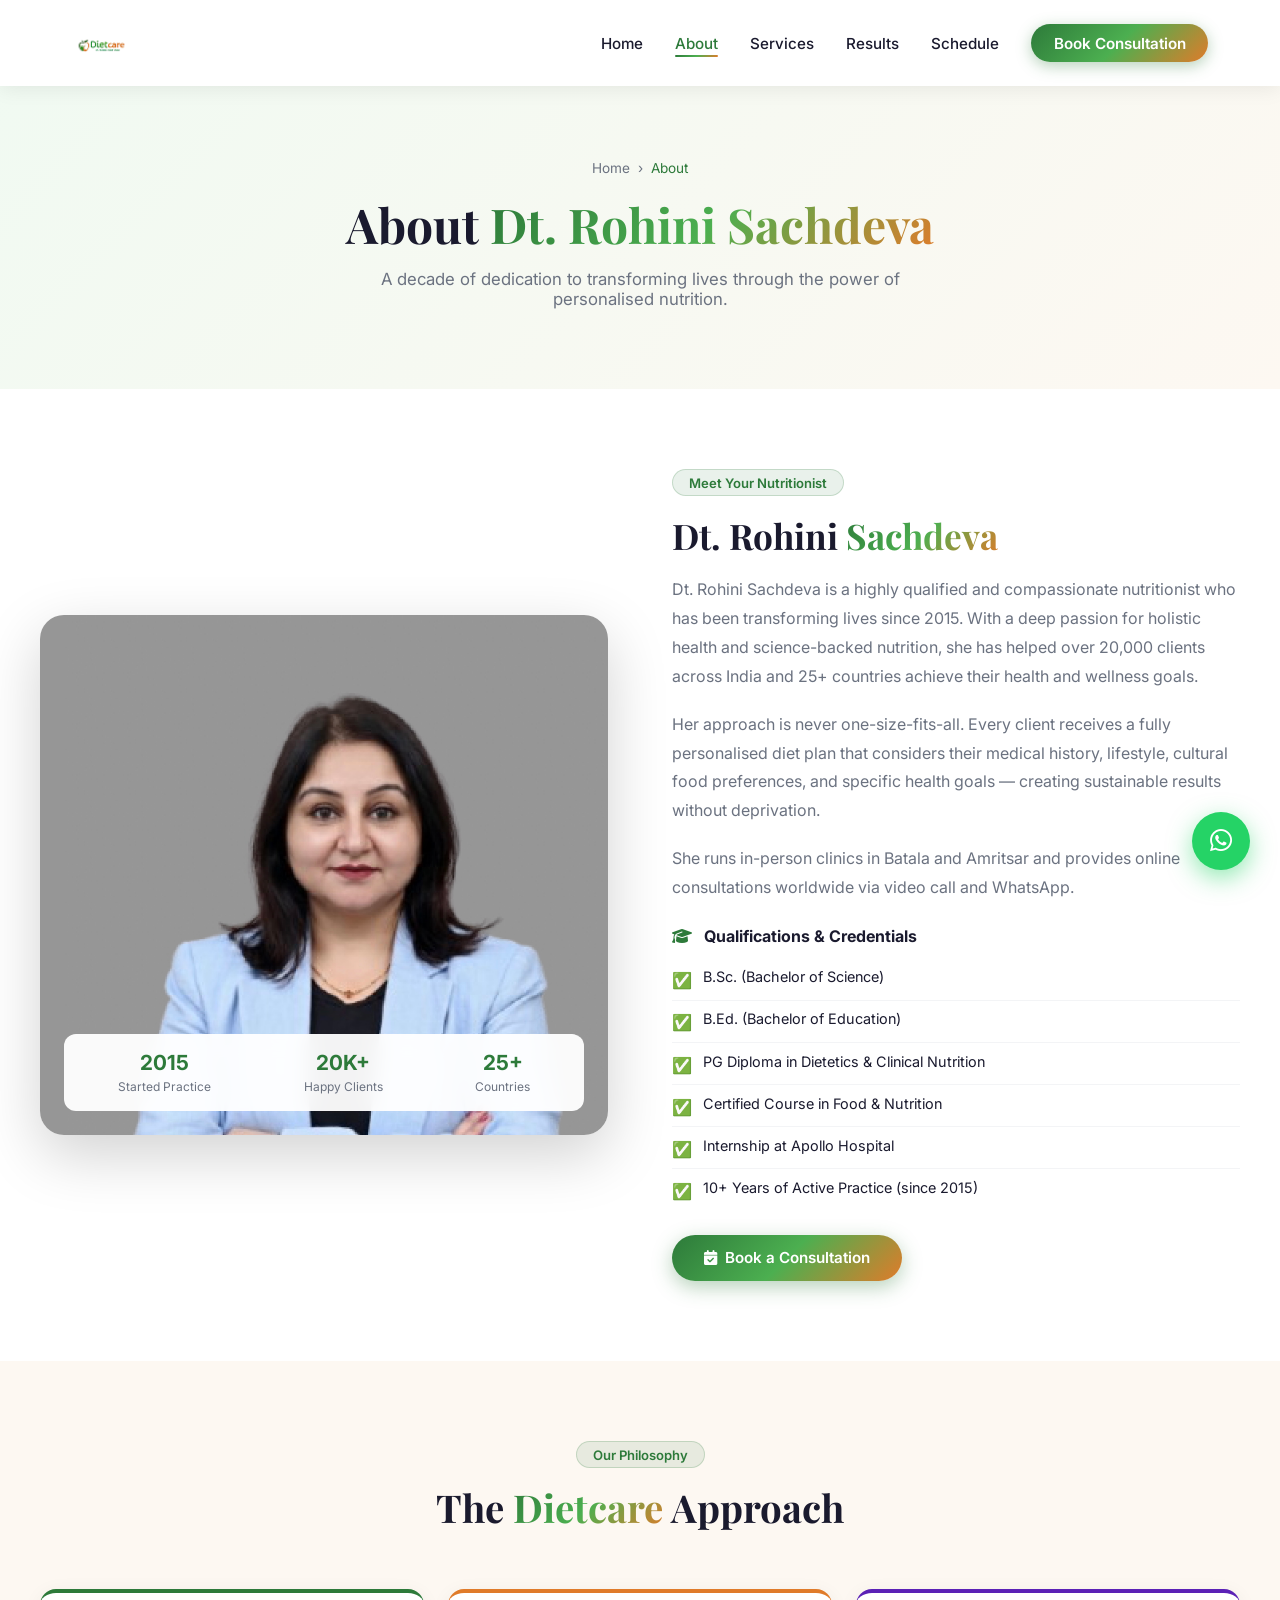
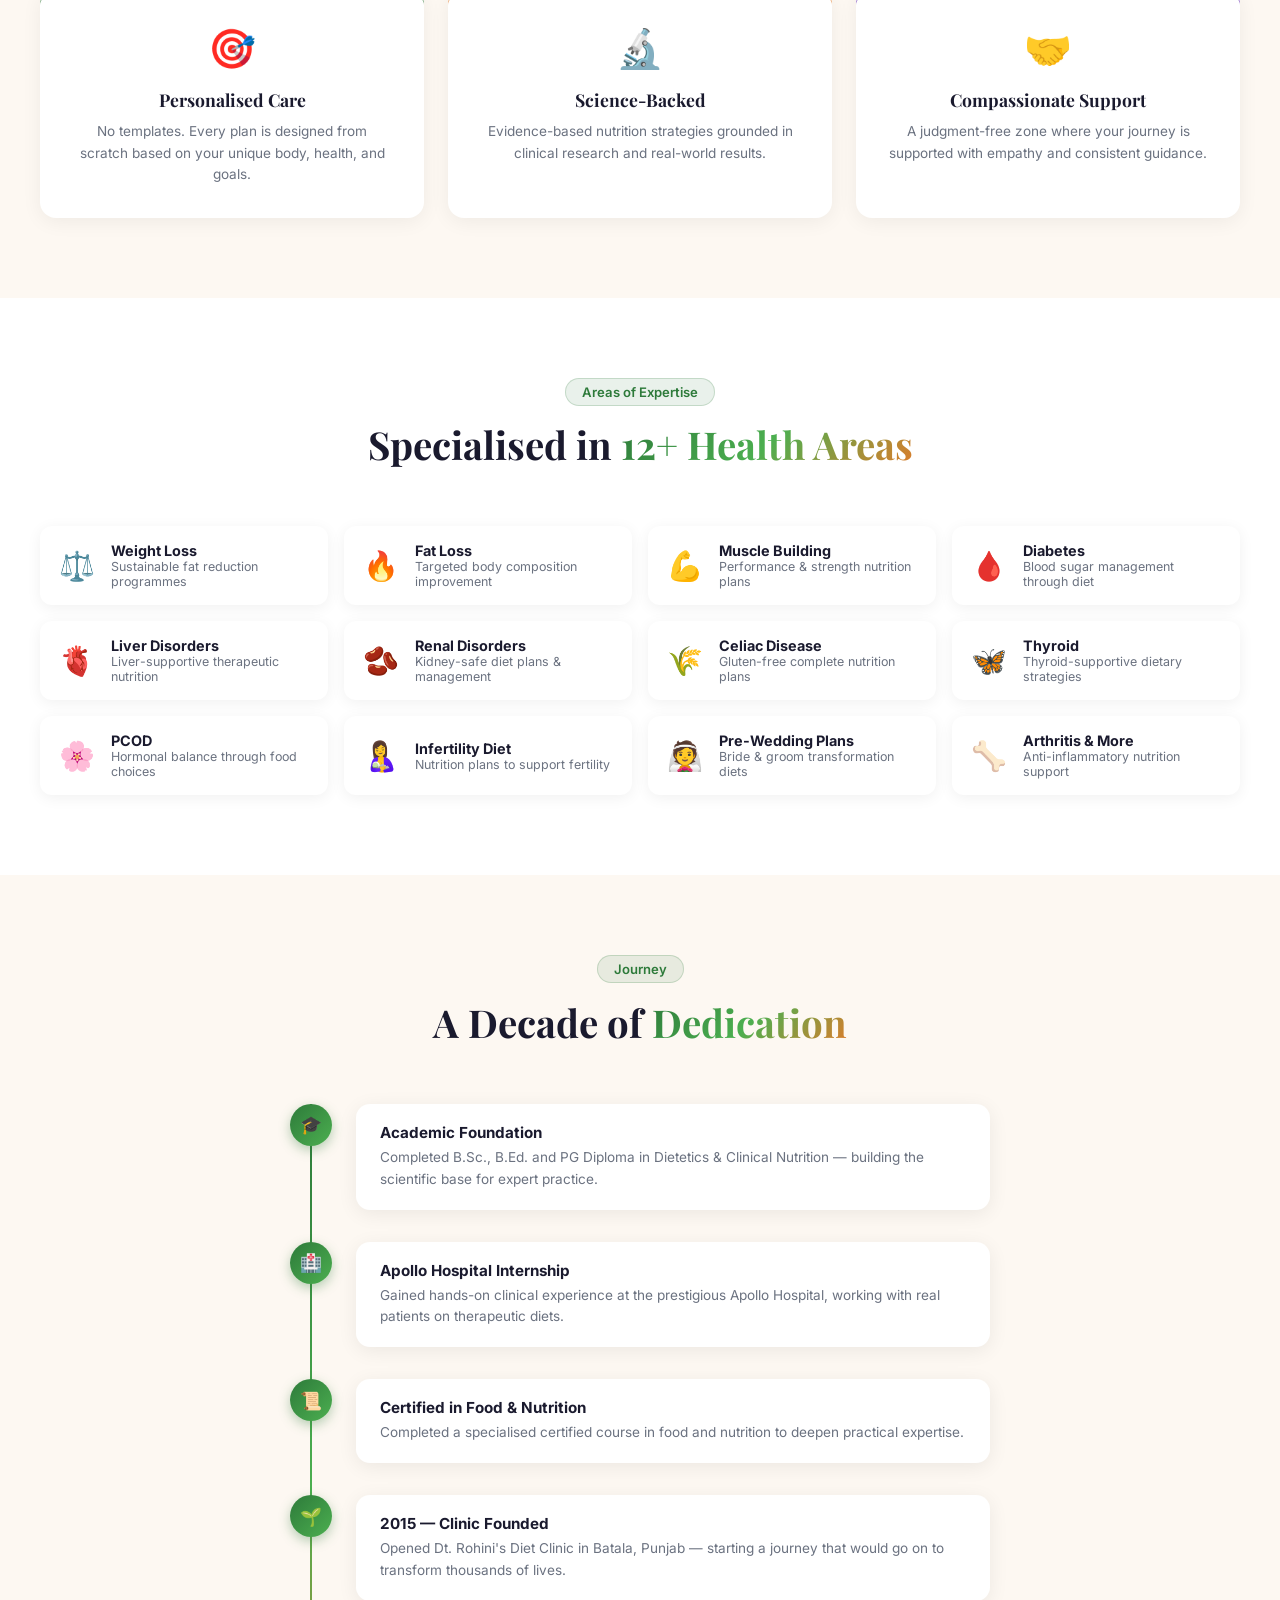
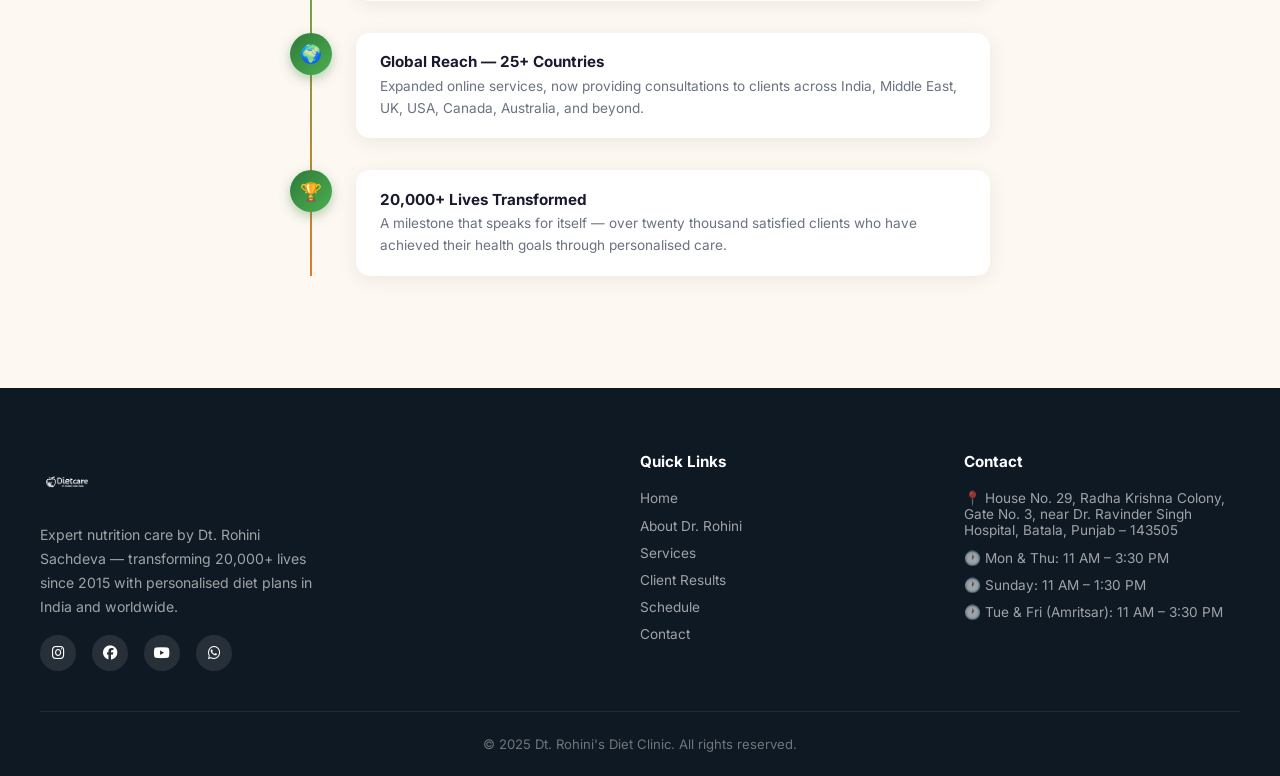
<file: about.html>
<!DOCTYPE html>
<html lang="en">
<head>
<!-- Google tag (gtag.js) -->
<script async src="https://www.googletagmanager.com/gtag/js?id=G-WR0K19T8TL"></script>
<script>
  window.dataLayer = window.dataLayer || [];
  function gtag(){dataLayer.push(arguments);}
  gtag("js", new Date());

  gtag("config", "G-WR0K19T8TL");
</script>
  <meta charset="UTF-8"/>
  <meta name="viewport" content="width=device-width, initial-scale=1.0"/>
  <title>About Dt. Rohini Sachdeva | Expert Nutritionist – Batala & Amritsar</title>
  <meta name="description" content="Learn about Dt. Rohini Sachdeva – qualified nutritionist with PG Diploma in Dietetics, Apollo Hospital internship, 10+ years experience, 20,000+ clients."/>
  <link rel="stylesheet" href="css/style.css"/>
  <link rel="stylesheet" href="https://cdnjs.cloudflare.com/ajax/libs/font-awesome/6.5.0/css/all.min.css"/>
  <style>
    .timeline { position: relative; max-width: 700px; margin: 0 auto; }
    .timeline::before { content:''; position:absolute; left:20px; top:0; bottom:0; width:2px; background:linear-gradient(to bottom,#2d7a3a,#4caf50,#e07b2a); }
    .timeline-item { display:flex; gap:1.5rem; margin-bottom:2rem; position:relative; }
    .timeline-dot { width:42px; height:42px; border-radius:50%; background:linear-gradient(135deg,#2d7a3a,#4caf50); display:flex; align-items:center; justify-content:center; color:white; font-size:1.1rem; flex-shrink:0; z-index:1; box-shadow:0 4px 12px rgba(45,122,58,0.35); }
    .timeline-content { background:white; border-radius:14px; padding:1.2rem 1.5rem; box-shadow:0 4px 20px rgba(0,0,0,0.07); flex:1; transition:all 0.3s; }
    .timeline-content:hover { transform:translateX(6px); box-shadow:0 8px 30px rgba(0,0,0,0.12); }
    .timeline-content h4 { font-size:0.95rem; font-weight:700; color:#1a1a2e; margin-bottom:0.3rem; }
    .timeline-content p { font-size:0.85rem; color:#6b7280; line-height:1.6; }
    .expertise-list { display:grid; grid-template-columns:repeat(auto-fill,minmax(260px,1fr)); gap:1rem; }
    .expertise-item-icon { font-size:1.8rem; flex-shrink:0; }
    .expertise-item h4 { font-size:0.9rem; font-weight:700; color:#1a1a2e; }
    .expertise-item p { font-size:0.78rem; color:#6b7280; }
    .mission-grid { display:grid; grid-template-columns:repeat(auto-fit,minmax(230px,1fr)); gap:1.5rem; }
    .mission-card { background:white; border-radius:16px; padding:2rem; text-align:center; box-shadow:0 4px 20px rgba(0,0,0,0.06); border-top:4px solid; transition:all 0.3s; display: block; text-decoration: none; color: inherit; }
    .mission-card:hover { transform:translateY(-6px); box-shadow: var(--shadow-lg); }
    .mission-card:nth-child(1){ border-color:#2d7a3a; }
    .mission-card:nth-child(2){ border-color:#e07b2a; }
    .mission-card:nth-child(3){ border-color:#5b21b6; }
    .mission-card .icon { font-size:2.4rem; margin-bottom:1rem; }
    .mission-card h3 { font-family:'Playfair Display',serif; font-size:1.1rem; font-weight:700; margin-bottom:0.6rem; color:#1a1a2e; }
    .mission-card p { font-size:0.85rem; color:#6b7280; line-height:1.6; }
    .expertise-item { display:flex; align-items:center; gap:1rem; background:white; border-radius:12px; padding:1rem 1.2rem; box-shadow:0 3px 15px rgba(0,0,0,0.06); transition:all 0.3s; text-decoration: none; color: inherit; }
    .expertise-item:hover { transform:translateY(-4px); box-shadow:0 10px 30px rgba(0,0,0,0.1); border-right: 3px solid var(--green); }
  </style>
</head>
<body>

<nav class="navbar">
  <div class="nav-container">
    <a href="index.html" class="nav-logo"><img src="logo/logo.png" alt="Dt. Rohini's Diet Clinic"/></a>
    <ul class="nav-links" id="navLinks">
      <li><a href="index.html">Home</a></li>
      <li><a href="about.html" class="active">About</a></li>
      <li><a href="services.html">Services</a></li>
      <li><a href="results.html">Results</a></li>
      <li><a href="schedule.html">Schedule</a></li>
      <li><a href="contact.html" class="nav-cta">Book Consultation</a></li>
    </ul>
    <div class="hamburger" id="hamburger" onclick="toggleNav()"><span></span><span></span><span></span></div>
  </div>
</nav>

<div class="page-hero">
  <div class="breadcrumb"><a href="index.html">Home</a> › <span>About</span></div>
  <h1>About <span class="gradient-text">Dt. Rohini Sachdeva</span></h1>
  <p>A decade of dedication to transforming lives through the power of personalised nutrition.</p>
</div>

<!-- ABOUT MAIN -->
<section class="section">
  <div class="container">
    <div class="about-grid">
      <div class="about-photo">
        <img src="logo/ROHINI.jpg" alt="Dt. Rohini Sachdeva"/>
        <div class="about-photo-badge">
          <div class="stat"><strong>2015</strong><span>Started Practice</span></div>
          <div class="stat"><strong>20K+</strong><span>Happy Clients</span></div>
          <div class="stat"><strong>25+</strong><span>Countries</span></div>
        </div>
      </div>
      <div class="about-content">
        <div class="section-tag">Meet Your Nutritionist</div>
        <h2>Dt. Rohini <span class="gradient-text">Sachdeva</span></h2>
        <p>Dt. Rohini Sachdeva is a highly qualified and compassionate nutritionist who has been transforming lives since 2015. With a deep passion for holistic health and science-backed nutrition, she has helped over 20,000 clients across India and 25+ countries achieve their health and wellness goals.</p>
        <p>Her approach is never one-size-fits-all. Every client receives a fully personalised diet plan that considers their medical history, lifestyle, cultural food preferences, and specific health goals — creating sustainable results without deprivation.</p>
        <p>She runs in-person clinics in Batala and Amritsar and provides online consultations worldwide via video call and WhatsApp.</p>

        <div class="qualifications">
          <h4><i class="fa fa-graduation-cap" style="color:#2d7a3a;margin-right:0.5rem;"></i> Qualifications & Credentials</h4>
          <div class="qual-item"><span class="qual-icon">✅</span> B.Sc. (Bachelor of Science)</div>
          <div class="qual-item"><span class="qual-icon">✅</span> B.Ed. (Bachelor of Education)</div>
          <div class="qual-item"><span class="qual-icon">✅</span> PG Diploma in Dietetics & Clinical Nutrition</div>
          <div class="qual-item"><span class="qual-icon">✅</span> Certified Course in Food & Nutrition</div>
          <div class="qual-item"><span class="qual-icon">✅</span> Internship at Apollo Hospital</div>
          <div class="qual-item"><span class="qual-icon">✅</span> 10+ Years of Active Practice (since 2015)</div>
        </div>

        <a href="contact.html" class="btn-primary"><i class="fa fa-calendar-check"></i> Book a Consultation</a>
      </div>
    </div>
  </div>
</section>

<!-- MISSION -->
<section class="section section-alt">
  <div class="container">
    <div class="section-header">
      <div class="section-tag">Our Philosophy</div>
      <h2 class="section-title">The <span class="gradient-text">Dietcare</span> Approach</h2>
    </div>
    <div class="mission-grid">
      <a href="contact.html" class="mission-card"><div class="icon">🎯</div><h3>Personalised Care</h3><p>No templates. Every plan is designed from scratch based on your unique body, health, and goals.</p></a>
      <a href="contact.html" class="mission-card"><div class="icon">🔬</div><h3>Science-Backed</h3><p>Evidence-based nutrition strategies grounded in clinical research and real-world results.</p></a>
      <a href="contact.html" class="mission-card"><div class="icon">🤝</div><h3>Compassionate Support</h3><p>A judgment-free zone where your journey is supported with empathy and consistent guidance.</p></a>
    </div>
  </div>
</section>

<!-- EXPERTISE -->
<section class="section">
  <div class="container">
    <div class="section-header">
      <div class="section-tag">Areas of Expertise</div>
      <h2 class="section-title">Specialised in <span class="gradient-text">12+ Health Areas</span></h2>
    </div>
    <div class="expertise-list">
      <a href="services.html" class="expertise-item"><span class="expertise-item-icon">⚖️</span><div><h4>Weight Loss</h4><p>Sustainable fat reduction programmes</p></div></a>
      <a href="services.html" class="expertise-item"><span class="expertise-item-icon">🔥</span><div><h4>Fat Loss</h4><p>Targeted body composition improvement</p></div></a>
      <a href="services.html" class="expertise-item"><span class="expertise-item-icon">💪</span><div><h4>Muscle Building</h4><p>Performance & strength nutrition plans</p></div></a>
      <a href="services.html" class="expertise-item"><span class="expertise-item-icon">🩸</span><div><h4>Diabetes</h4><p>Blood sugar management through diet</p></div></a>
      <a href="services.html" class="expertise-item"><span class="expertise-item-icon">🫀</span><div><h4>Liver Disorders</h4><p>Liver-supportive therapeutic nutrition</p></div></a>
      <a href="services.html" class="expertise-item"><span class="expertise-item-icon">🫘</span><div><h4>Renal Disorders</h4><p>Kidney-safe diet plans & management</p></div></a>
      <a href="services.html" class="expertise-item"><span class="expertise-item-icon">🌾</span><div><h4>Celiac Disease</h4><p>Gluten-free complete nutrition plans</p></div></a>
      <a href="services.html" class="expertise-item"><span class="expertise-item-icon">🦋</span><div><h4>Thyroid</h4><p>Thyroid-supportive dietary strategies</p></div></a>
      <a href="services.html" class="expertise-item"><span class="expertise-item-icon">🌸</span><div><h4>PCOD</h4><p>Hormonal balance through food choices</p></div></a>
      <a href="services.html" class="expertise-item"><span class="expertise-item-icon">🤱</span><div><h4>Infertility Diet</h4><p>Nutrition plans to support fertility</p></div></a>
      <a href="services.html" class="expertise-item"><span class="expertise-item-icon">👰</span><div><h4>Pre-Wedding Plans</h4><p>Bride & groom transformation diets</p></div></a>
      <a href="services.html" class="expertise-item"><span class="expertise-item-icon">🦴</span><div><h4>Arthritis & More</h4><p>Anti-inflammatory nutrition support</p></div></a>
    </div>
  </div>
</section>

<!-- JOURNEY TIMELINE -->
<section class="section section-alt">
  <div class="container">
    <div class="section-header">
      <div class="section-tag">Journey</div>
      <h2 class="section-title">A Decade of <span class="gradient-text">Dedication</span></h2>
    </div>
    <div class="timeline">
      <div class="timeline-item"><div class="timeline-dot">🎓</div><div class="timeline-content"><h4>Academic Foundation</h4><p>Completed B.Sc., B.Ed. and PG Diploma in Dietetics & Clinical Nutrition — building the scientific base for expert practice.</p></div></div>
      <div class="timeline-item"><div class="timeline-dot">🏥</div><div class="timeline-content"><h4>Apollo Hospital Internship</h4><p>Gained hands-on clinical experience at the prestigious Apollo Hospital, working with real patients on therapeutic diets.</p></div></div>
      <div class="timeline-item"><div class="timeline-dot">📜</div><div class="timeline-content"><h4>Certified in Food & Nutrition</h4><p>Completed a specialised certified course in food and nutrition to deepen practical expertise.</p></div></div>
      <div class="timeline-item"><div class="timeline-dot">🌱</div><div class="timeline-content"><h4>2015 — Clinic Founded</h4><p>Opened Dt. Rohini's Diet Clinic in Batala, Punjab — starting a journey that would go on to transform thousands of lives.</p></div></div>
      <div class="timeline-item"><div class="timeline-dot">🌍</div><div class="timeline-content"><h4>Global Reach — 25+ Countries</h4><p>Expanded online services, now providing consultations to clients across India, Middle East, UK, USA, Canada, Australia, and beyond.</p></div></div>
      <div class="timeline-item"><div class="timeline-dot">🏆</div><div class="timeline-content"><h4>20,000+ Lives Transformed</h4><p>A milestone that speaks for itself — over twenty thousand satisfied clients who have achieved their health goals through personalised care.</p></div></div>
    </div>
  </div>
</section>

<footer class="footer">
  <div class="footer-grid">
    <div class="footer-brand">
      <img src="logo/logo.png" alt="Dt. Rohini's Diet Clinic"/>
      <p>Expert nutrition care by Dt. Rohini Sachdeva — transforming 20,000+ lives since 2015 with personalised diet plans in India and worldwide.</p>
      <div class="social-links">
        <a href="https://www.instagram.com/rohinidietcare/" target="_blank" class="social-link"><i class="fab fa-instagram"></i></a>
        <a href="https://www.facebook.com/dietitianrohini.sachdeva" target="_blank" class="social-link"><i class="fab fa-facebook"></i></a>
        <a href="#" class="social-link"><i class="fab fa-youtube"></i></a>
        <a href="https://wa.me/918427164000" target="_blank" class="social-link"><i class="fab fa-whatsapp"></i></a>
      </div>
    </div>
    <div class="footer-col">
      <h4>Quick Links</h4>
      <a href="index.html">Home</a>
      <a href="about.html">About Dr. Rohini</a>
      <a href="services.html">Services</a>
      <a href="results.html">Client Results</a>
      <a href="schedule.html">Schedule</a>
      <a href="contact.html">Contact</a>
    </div>
    <div class="footer-col">
      <h4>Contact</h4>
      <span>📍 House No. 29, Radha Krishna Colony, Gate No. 3, near Dr. Ravinder Singh Hospital, Batala, Punjab – 143505</span>
      <span style="margin-top:0.5rem;">🕐 Mon & Thu: 11 AM – 3:30 PM</span>
      <span>🕐 Sunday: 11 AM – 1:30 PM</span>
      <span>🕐 Tue & Fri (Amritsar): 11 AM – 3:30 PM</span>
    </div>
  </div>
  <div class="footer-bottom">
    <p>© 2025 Dt. Rohini's Diet Clinic. All rights reserved.</p>
  </div>
</footer>

<a href="https://wa.me/918427164000" class="whatsapp-fab" title="Chat on WhatsApp" target="_blank"><i class="fab fa-whatsapp"></i></a>
<script src="js/main.js"></script>
</body>
</html>
</file>
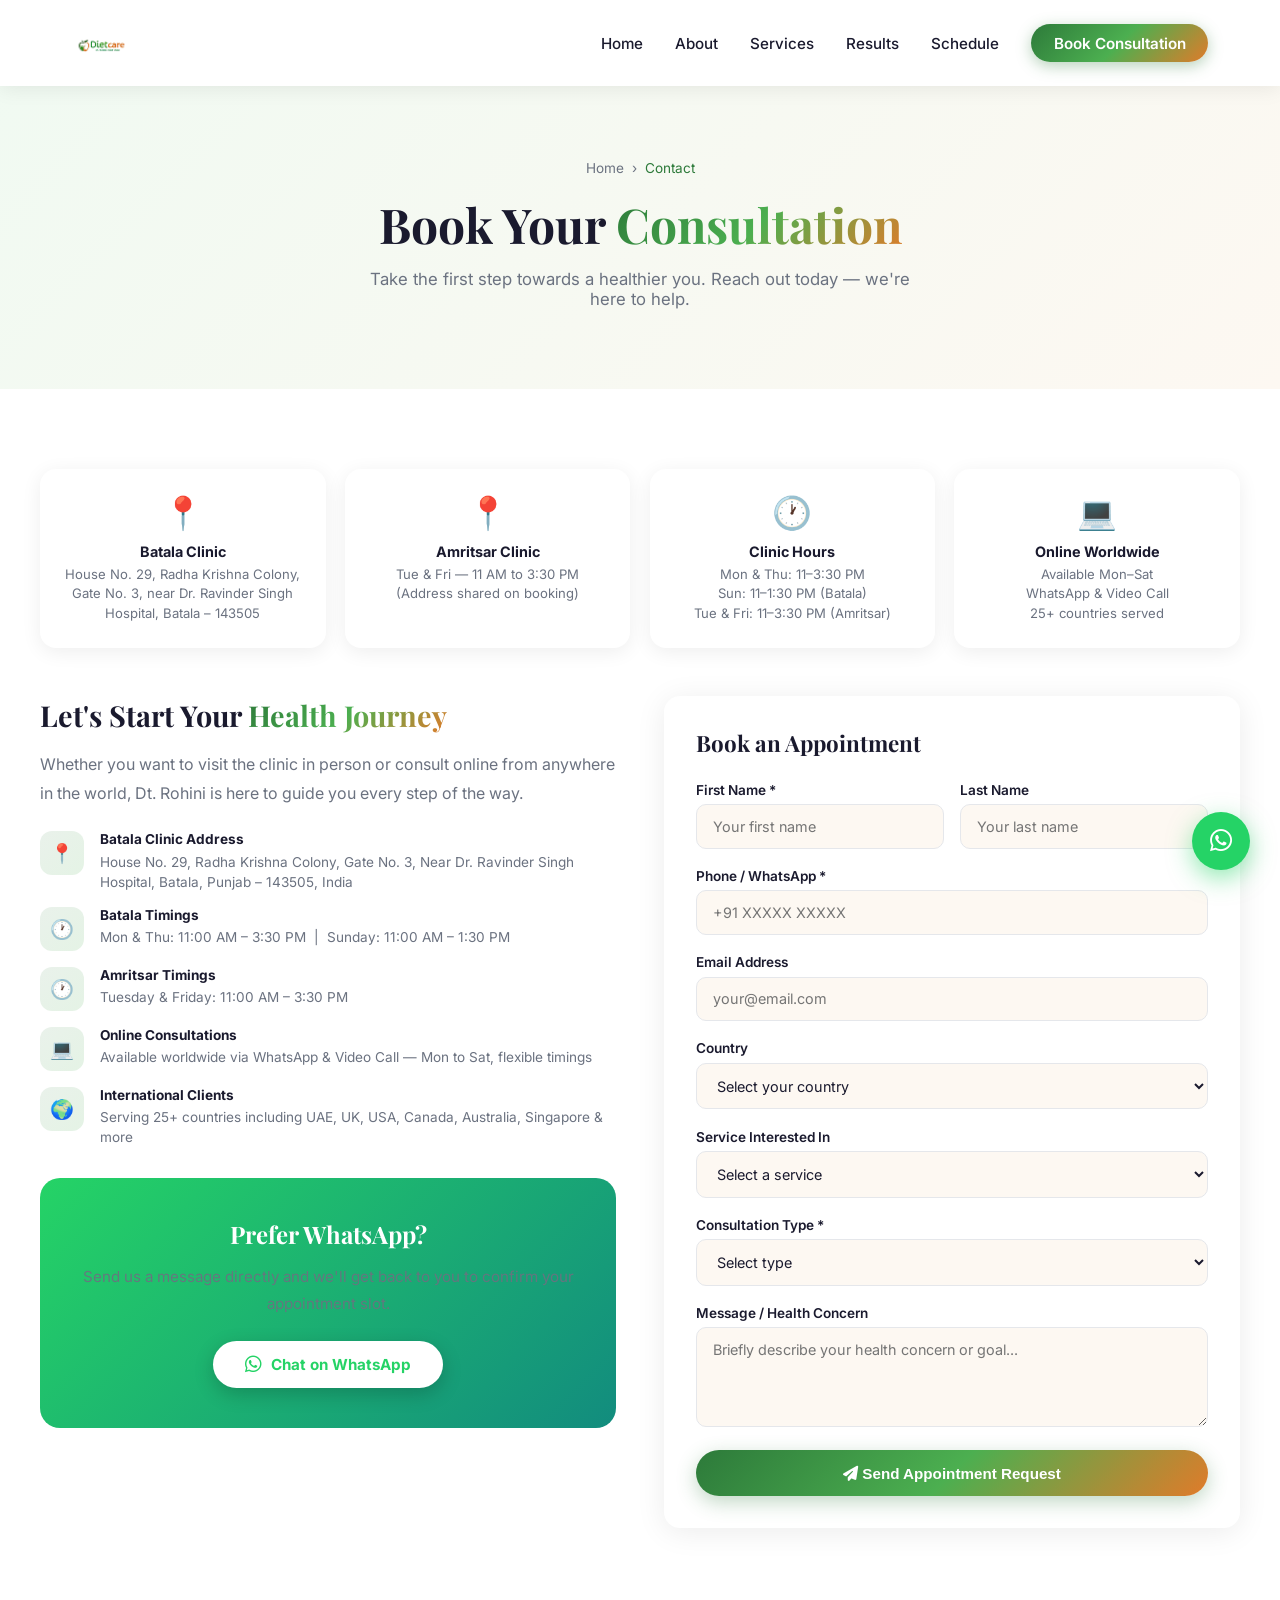
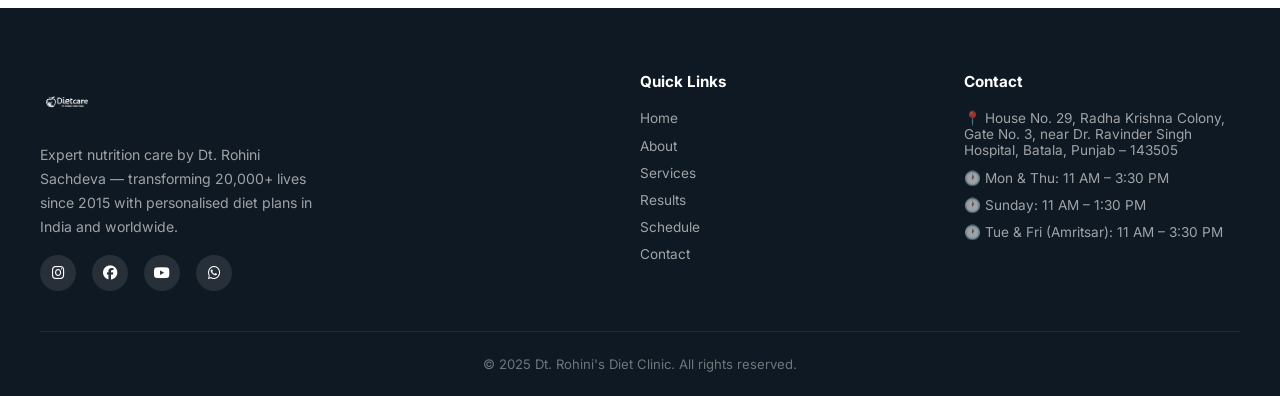
<file: contact.html>
<!DOCTYPE html>
<html lang="en">
<head>
<!-- Google tag (gtag.js) -->
<script async src="https://www.googletagmanager.com/gtag/js?id=G-WR0K19T8TL"></script>
<script>
  window.dataLayer = window.dataLayer || [];
  function gtag(){dataLayer.push(arguments);}
  gtag("js", new Date());

  gtag("config", "G-WR0K19T8TL");
</script>
  <meta charset="UTF-8"/>
  <meta name="viewport" content="width=device-width, initial-scale=1.0"/>
  <title>Contact | Dt. Rohini's Diet Clinic – Book Your Consultation</title>
  <meta name="description" content="Book a consultation with Dt. Rohini Sachdeva at Batala or Amritsar clinic, or online worldwide. Fill the form or WhatsApp us today."/>
  <link rel="stylesheet" href="css/style.css"/>
  <link rel="stylesheet" href="https://cdnjs.cloudflare.com/ajax/libs/font-awesome/6.5.0/css/all.min.css"/>
  <style>
    .contact-hero-cards { display:grid; grid-template-columns:repeat(auto-fit,minmax(200px,1fr)); gap:1.2rem; margin-bottom:3rem; }
    .chero-card { background:white; border-radius:16px; padding:1.5rem; text-align:center; box-shadow:0 4px 20px rgba(0,0,0,0.07); transition:all 0.3s; }
    .chero-card:hover { transform:translateY(-5px); box-shadow:0 15px 40px rgba(0,0,0,0.12); }
    .chero-card .icon { font-size:2rem; margin-bottom:0.7rem; }
    .chero-card h4 { font-size:0.9rem; font-weight:700; color:#1a1a2e; margin-bottom:0.3rem; }
    .chero-card p { font-size:0.82rem; color:#6b7280; line-height:1.5; }
    .chero-card a { color:#2d7a3a; font-weight:600; font-size:0.82rem; }
    .success-msg { display:none; background:linear-gradient(135deg,rgba(45,122,58,0.1),rgba(76,175,80,0.05)); border:1.5px solid rgba(45,122,58,0.3); border-radius:12px; padding:1.2rem; text-align:center; color:#2d7a3a; font-weight:600; margin-top:1rem; }
    .form-row { display:grid; grid-template-columns:1fr 1fr; gap:1rem; }
    @media(max-width:600px){ .form-row{grid-template-columns:1fr;} }
    .whatsapp-cta { background:linear-gradient(135deg,#25D366,#128C7E); border-radius:20px; padding:2.5rem; text-align:center; color:white; margin-top:2rem; }
    .whatsapp-cta h3 { font-family:'Playfair Display',serif; font-size:1.5rem; margin-bottom:0.8rem; }
    .whatsapp-cta p { opacity:0.9; margin-bottom:1.5rem; font-size:0.95rem; }
    .btn-white { background:white; color:#25D366; padding:0.85rem 2rem; border-radius:50px; font-weight:700; font-size:0.95rem; display:inline-flex; align-items:center; gap:0.6rem; transition:all 0.3s; box-shadow:0 6px 20px rgba(0,0,0,0.2); }
    .btn-white:hover { transform:translateY(-3px); box-shadow:0 12px 30px rgba(0,0,0,0.25); }
  </style>
</head>
<body>

<nav class="navbar">
  <div class="nav-container">
    <a href="index.html" class="nav-logo"><img src="logo/logo.png" alt="Dt. Rohini's Diet Clinic"/></a>
    <ul class="nav-links" id="navLinks">
      <li><a href="index.html">Home</a></li>
      <li><a href="about.html">About</a></li>
      <li><a href="services.html">Services</a></li>
      <li><a href="results.html">Results</a></li>
      <li><a href="schedule.html">Schedule</a></li>
      <li><a href="contact.html" class="active nav-cta">Book Consultation</a></li>
    </ul>
    <div class="hamburger" id="hamburger" onclick="toggleNav()"><span></span><span></span><span></span></div>
  </div>
</nav>

<div class="page-hero">
  <div class="breadcrumb"><a href="index.html">Home</a> › <span>Contact</span></div>
  <h1>Book Your <span class="gradient-text">Consultation</span></h1>
  <p>Take the first step towards a healthier you. Reach out today — we're here to help.</p>
</div>

<section class="section">
  <div class="container">

    <!-- QUICK CONTACT CARDS -->
    <div class="contact-hero-cards">
      <div class="chero-card">
        <div class="icon">📍</div>
        <h4>Batala Clinic</h4>
        <p>House No. 29, Radha Krishna Colony, Gate No. 3, near Dr. Ravinder Singh Hospital, Batala – 143505</p>
      </div>
      <div class="chero-card">
        <div class="icon">📍</div>
        <h4>Amritsar Clinic</h4>
        <p>Tue & Fri — 11 AM to 3:30 PM<br/>(Address shared on booking)</p>
      </div>
      <div class="chero-card">
        <div class="icon">🕐</div>
        <h4>Clinic Hours</h4>
        <p>Mon & Thu: 11–3:30 PM<br/>Sun: 11–1:30 PM (Batala)<br/>Tue & Fri: 11–3:30 PM (Amritsar)</p>
      </div>
      <div class="chero-card">
        <div class="icon">💻</div>
        <h4>Online Worldwide</h4>
        <p>Available Mon–Sat<br/>WhatsApp & Video Call<br/>25+ countries served</p>
      </div>
    </div>

    <div class="contact-grid">
      <!-- LEFT INFO -->
      <div class="contact-info">
        <h3>Let's Start Your <span class="gradient-text">Health Journey</span></h3>
        <p>Whether you want to visit the clinic in person or consult online from anywhere in the world, Dt. Rohini is here to guide you every step of the way.</p>

        <div class="contact-items">
          <div class="contact-item">
            <div class="contact-item-icon">📍</div>
            <div class="contact-item-text">
              <strong>Batala Clinic Address</strong>
              <span>House No. 29, Radha Krishna Colony, Gate No. 3, Near Dr. Ravinder Singh Hospital, Batala, Punjab – 143505, India</span>
            </div>
          </div>
          <div class="contact-item">
            <div class="contact-item-icon">🕐</div>
            <div class="contact-item-text">
              <strong>Batala Timings</strong>
              <span>Mon & Thu: 11:00 AM – 3:30 PM &nbsp;|&nbsp; Sunday: 11:00 AM – 1:30 PM</span>
            </div>
          </div>
          <div class="contact-item">
            <div class="contact-item-icon">🕐</div>
            <div class="contact-item-text">
              <strong>Amritsar Timings</strong>
              <span>Tuesday & Friday: 11:00 AM – 3:30 PM</span>
            </div>
          </div>
          <div class="contact-item">
            <div class="contact-item-icon">💻</div>
            <div class="contact-item-text">
              <strong>Online Consultations</strong>
              <span>Available worldwide via WhatsApp & Video Call — Mon to Sat, flexible timings</span>
            </div>
          </div>
          <div class="contact-item">
            <div class="contact-item-icon">🌍</div>
            <div class="contact-item-text">
              <strong>International Clients</strong>
              <span>Serving 25+ countries including UAE, UK, USA, Canada, Australia, Singapore & more</span>
            </div>
          </div>
        </div>

        <div class="whatsapp-cta">
          <h3>Prefer WhatsApp?</h3>
          <p>Send us a message directly and we'll get back to you to confirm your appointment slot.</p>
          <a href="https://wa.me/918427164000?text=Hello%20Dt.%20Rohini%2C%20I%20would%20like%20to%20book%20a%20consultation." target="_blank" class="btn-white">
            <i class="fab fa-whatsapp" style="font-size:1.2rem;"></i> Chat on WhatsApp
          </a>
        </div>
      </div>

      <!-- FORM -->
      <div class="contact-form-wrap">
        <h3>Book an Appointment</h3>
        <form id="contactForm" onsubmit="submitForm(event)">
          <div class="form-row">
            <div class="form-group">
              <label for="fname">First Name *</label>
              <input type="text" id="fname" name="fname" placeholder="Your first name" required/>
            </div>
            <div class="form-group">
              <label for="lname">Last Name</label>
              <input type="text" id="lname" name="lname" placeholder="Your last name"/>
            </div>
          </div>
          <div class="form-group">
            <label for="phone">Phone / WhatsApp *</label>
            <input type="tel" id="phone" name="phone" placeholder="+91 XXXXX XXXXX" required/>
          </div>
          <div class="form-group">
            <label for="email">Email Address</label>
            <input type="email" id="email" name="email" placeholder="your@email.com"/>
          </div>
          <div class="form-group">
            <label for="country">Country</label>
            <select id="country" name="country">
              <option value="">Select your country</option>
              <option>India</option><option>UAE</option><option>USA</option>
              <option>UK</option><option>Canada</option><option>Australia</option>
              <option>Singapore</option><option>New Zealand</option><option>Kuwait</option>
              <option>Saudi Arabia</option><option>Other</option>
            </select>
          </div>
          <div class="form-group">
            <label for="service">Service Interested In</label>
            <select id="service" name="service">
              <option value="">Select a service</option>
              <option>Weight Loss / Fat Loss</option>
              <option>Muscle Building</option>
              <option>Diabetes Management</option>
              <option>Thyroid / PCOD / Hormonal</option>
              <option>Liver or Renal Disorders</option>
              <option>Celiac Disease</option>
              <option>Pre-Wedding Diet Plan</option>
              <option>Arthritis / Joint Health</option>
              <option>General Nutrition</option>
              <option>Other</option>
            </select>
          </div>
          <div class="form-group">
            <label for="consult">Consultation Type *</label>
            <select id="consult" name="consult" required>
              <option value="">Select type</option>
              <option>In-Person – Batala Clinic</option>
              <option>In-Person – Amritsar Clinic</option>
              <option>Online – WhatsApp / Video Call</option>
            </select>
          </div>
          <div class="form-group">
            <label for="message">Message / Health Concern</label>
            <textarea id="message" name="message" placeholder="Briefly describe your health concern or goal..."></textarea>
          </div>
          <button type="submit" class="form-submit" id="submitBtn">
            <i class="fa fa-paper-plane"></i> Send Appointment Request
          </button>
          <div class="success-msg" id="successMsg">
            ✅ Thank you! Your request has been received. We'll contact you shortly to confirm your appointment.
          </div>
        </form>
      </div>
    </div>
  </div>
</section>

<footer class="footer">
  <div class="footer-grid">
    <div class="footer-brand">
      <img src="logo/logo.png" alt="Dt. Rohini's Diet Clinic"/>
      <p>Expert nutrition care by Dt. Rohini Sachdeva — transforming 20,000+ lives since 2015 with personalised diet plans in India and worldwide.</p>
      <div class="social-links">
        <a href="https://www.instagram.com/rohinidietcare/" target="_blank" class="social-link"><i class="fab fa-instagram"></i></a>
        <a href="https://www.facebook.com/dietitianrohini.sachdeva" target="_blank" class="social-link"><i class="fab fa-facebook"></i></a>
        <a href="#" class="social-link"><i class="fab fa-youtube"></i></a>
        <a href="https://wa.me/918427164000" target="_blank" class="social-link"><i class="fab fa-whatsapp"></i></a>
      </div>
    </div>
    <div class="footer-col">
      <h4>Quick Links</h4>
      <a href="index.html">Home</a><a href="about.html">About</a><a href="services.html">Services</a>
      <a href="results.html">Results</a><a href="schedule.html">Schedule</a><a href="contact.html">Contact</a>
    </div>
    <div class="footer-col">
      <h4>Contact</h4>
      <span>📍 House No. 29, Radha Krishna Colony, Gate No. 3, near Dr. Ravinder Singh Hospital, Batala, Punjab – 143505</span>
      <span style="margin-top:0.5rem;">🕐 Mon & Thu: 11 AM – 3:30 PM</span>
      <span>🕐 Sunday: 11 AM – 1:30 PM</span>
      <span>🕐 Tue & Fri (Amritsar): 11 AM – 3:30 PM</span>
    </div>
  </div>
  <div class="footer-bottom"><p>© 2025 Dt. Rohini's Diet Clinic. All rights reserved.</p></div>
</footer>

<a href="https://wa.me/918427164000" class="whatsapp-fab" target="_blank"><i class="fab fa-whatsapp"></i></a>
<script src="js/main.js"></script>
</body>
</html>
</file>
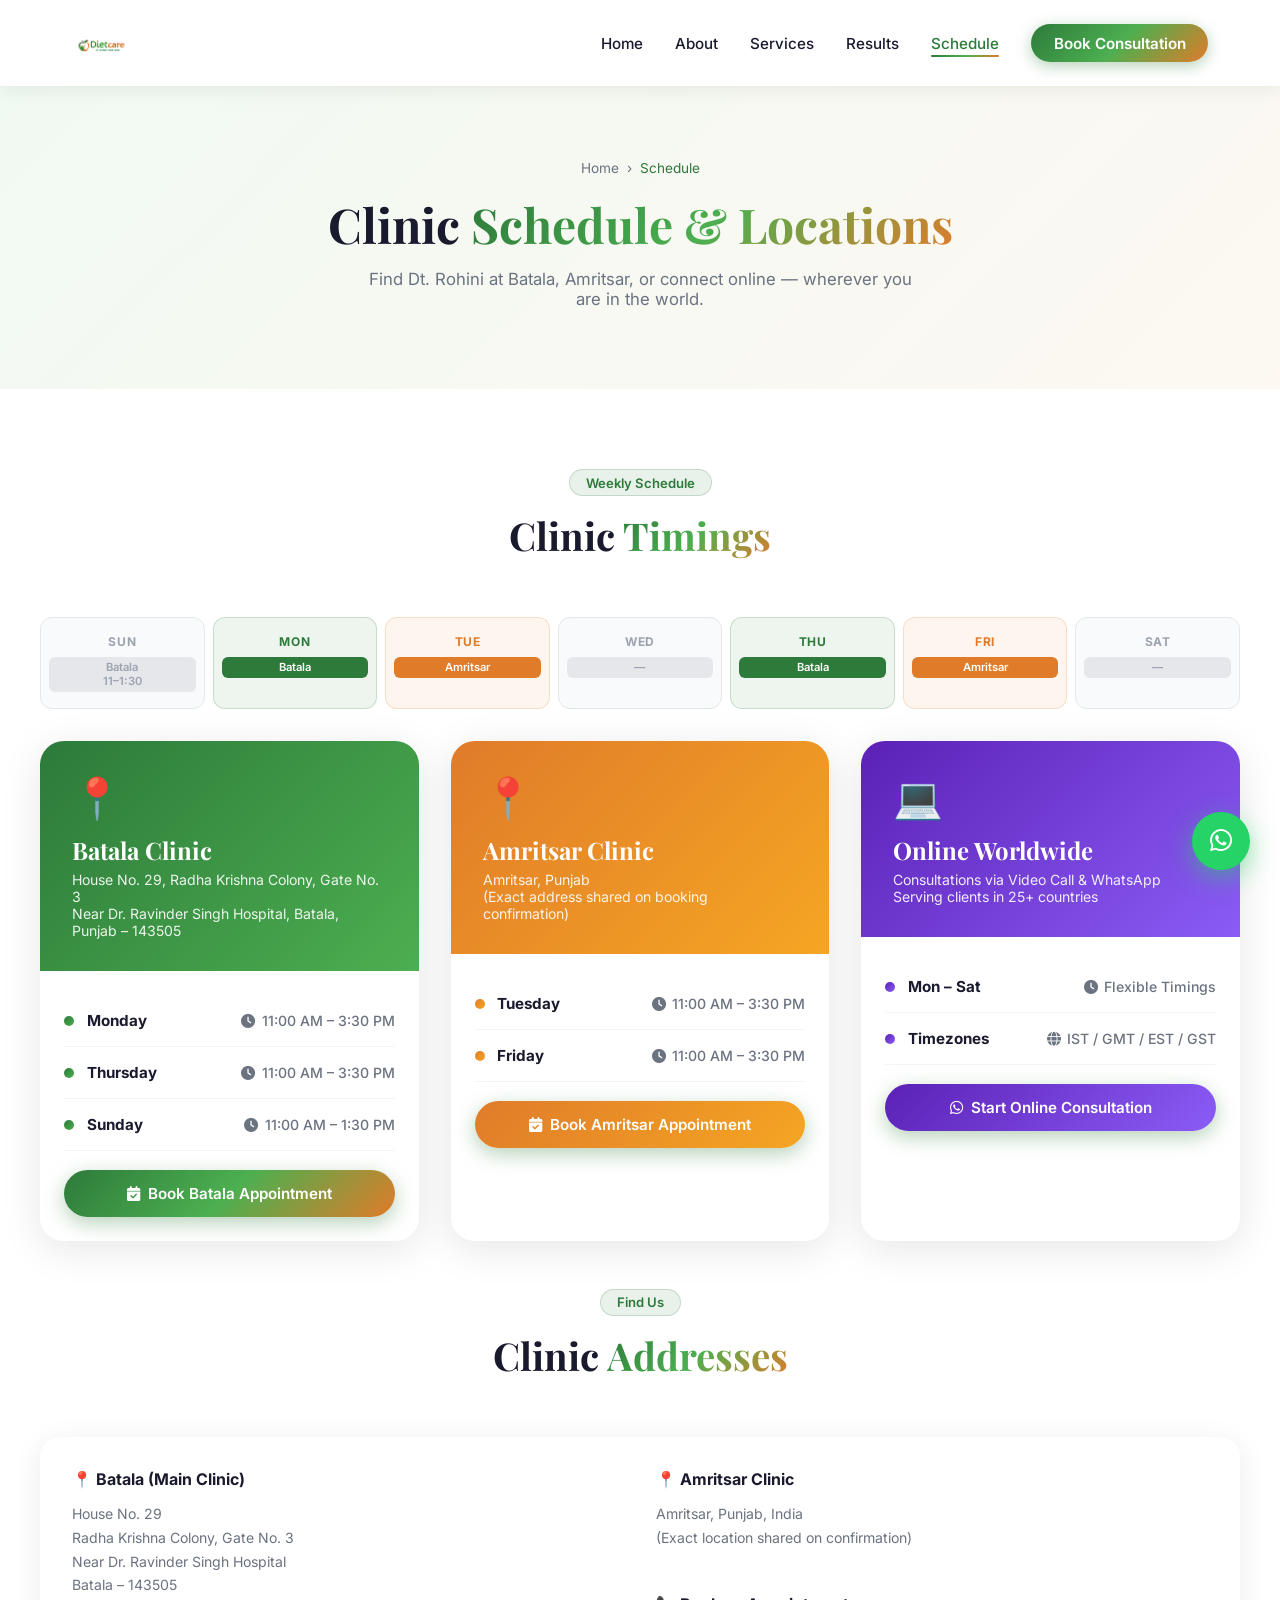
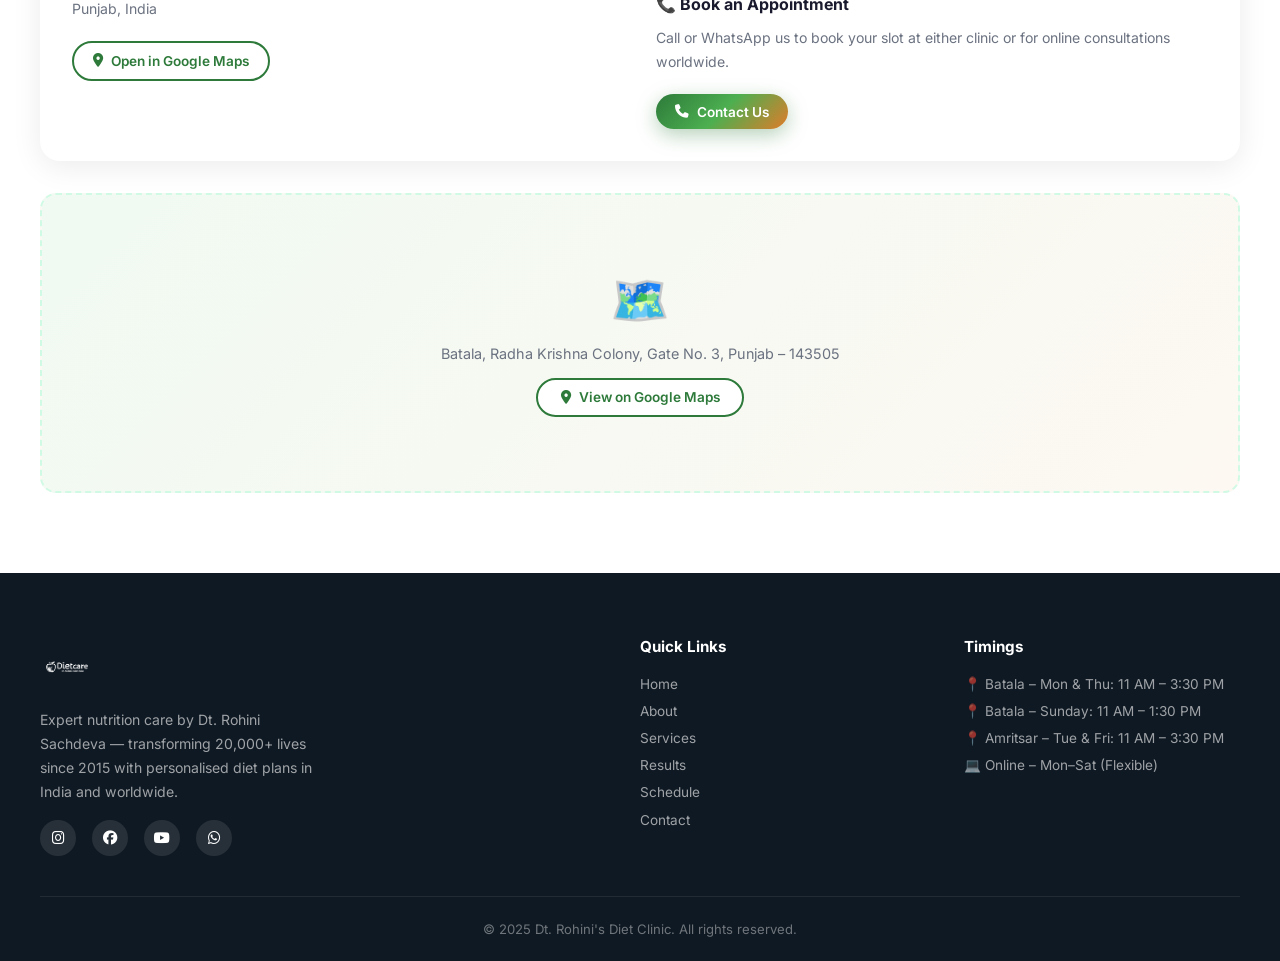
<file: schedule.html>
<!DOCTYPE html>
<html lang="en">
<head>
<!-- Google tag (gtag.js) -->
<script async src="https://www.googletagmanager.com/gtag/js?id=G-WR0K19T8TL"></script>
<script>
  window.dataLayer = window.dataLayer || [];
  function gtag(){dataLayer.push(arguments);}
  gtag("js", new Date());

  gtag("config", "G-WR0K19T8TL");
</script>
  <meta charset="UTF-8"/>
  <meta name="viewport" content="width=device-width, initial-scale=1.0"/>
  <title>Schedule & Timings | Dt. Rohini's Diet Clinic – Batala & Amritsar</title>
  <meta name="description" content="Clinic timings for Dt. Rohini's Diet Clinic. Mon & Thu + Sunday in Batala. Tue & Friday in Amritsar. Online worldwide."/>
  <link rel="stylesheet" href="css/style.css"/>
  <link rel="stylesheet" href="https://cdnjs.cloudflare.com/ajax/libs/font-awesome/6.5.0/css/all.min.css"/>
  <style>
    .big-schedule-grid { display:grid; grid-template-columns:repeat(auto-fit,minmax(300px,1fr)); gap:2rem; margin-bottom:3rem; }
    .big-schedule-card { border-radius:24px; overflow:hidden; box-shadow:0 8px 40px rgba(0,0,0,0.1); transition:all 0.35s; display: block; text-decoration: none; color: inherit; }
    .big-schedule-card:hover { transform:translateY(-8px); box-shadow:0 20px 60px rgba(0,0,0,0.15); }
    .bsc-header { padding:2rem; color:white; }
    .bsc-header.green { background:linear-gradient(135deg,#2d7a3a,#4caf50); }
    .bsc-header.orange { background:linear-gradient(135deg,#e07b2a,#f5a623); }
    .bsc-header.purple { background:linear-gradient(135deg,#5b21b6,#8b5cf6); }
    .bsc-header .loc-icon { font-size:2.5rem; margin-bottom:0.8rem; }
    .bsc-header h2 { font-family:'Playfair Display',serif; font-size:1.5rem; font-weight:700; margin-bottom:0.3rem; }
    .bsc-header p { font-size:0.88rem; opacity:0.9; }
    .bsc-body { background:white; padding:1.5rem; }
    .day-row { display:flex; align-items:center; justify-content:space-between; padding:1rem 0; border-bottom:1px solid #f3f4f6; }
    .day-row:last-child { border-bottom:none; }
    .day-info { display:flex; align-items:center; gap:0.8rem; }
    .day-dot { width:10px; height:10px; border-radius:50%; background:linear-gradient(135deg,#2d7a3a,#4caf50); flex-shrink:0; }
    .day-dot.orange { background:linear-gradient(135deg,#e07b2a,#f5a623); }
    .day-dot.purple { background:linear-gradient(135deg,#5b21b6,#8b5cf6); }
    .day-name { font-weight:700; font-size:0.95rem; color:#1a1a2e; }
    .day-time { font-size:0.88rem; color:#6b7280; font-weight:500; display:flex; align-items:center; gap:0.4rem; }
    .address-card { background:white; border-radius:20px; padding:2rem; box-shadow:0 6px 30px rgba(0,0,0,0.08); display:grid; grid-template-columns:1fr 1fr; gap:2rem; }
    .addr-block h4 { font-size:1rem; font-weight:700; color:#1a1a2e; margin-bottom:0.8rem; display:flex; align-items:center; gap:0.5rem; }
    .addr-block p { font-size:0.88rem; color:#6b7280; line-height:1.7; }
    .map-placeholder { background:linear-gradient(135deg,#f0faf2,#fdf8f2); border-radius:16px; height:300px; display:flex; align-items:center; justify-content:center; flex-direction:column; gap:1rem; border:2px dashed #d1fae5; margin-top:2rem; }
    .map-placeholder p { color:#6b7280; font-size:0.9rem; }
    .week-visual { display:grid; grid-template-columns:repeat(7,1fr); gap:0.5rem; margin:2rem 0; }
    .week-day { border-radius:12px; padding:1rem 0.5rem; text-align:center; transition:all 0.3s; }
    .week-day .wd-name { font-size:0.75rem; font-weight:700; text-transform:uppercase; letter-spacing:0.05em; margin-bottom:0.5rem; }
    .week-day .wd-loc { font-size:0.7rem; font-weight:600; padding:0.2rem 0.4rem; border-radius:6px; }
    .week-day.batala { background:rgba(45,122,58,0.08); border:1.5px solid rgba(45,122,58,0.2); }
    .week-day.batala .wd-name { color:#2d7a3a; }
    .week-day.batala .wd-loc { background:#2d7a3a; color:white; }
    .week-day.amritsar { background:rgba(224,123,42,0.08); border:1.5px solid rgba(224,123,42,0.2); }
    .week-day.amritsar .wd-name { color:#e07b2a; }
    .week-day.amritsar .wd-loc { background:#e07b2a; color:white; }
    .week-day.off { background:#f9fafb; border:1.5px solid #e5e7eb; }
    .week-day.off .wd-name { color:#9ca3af; }
    .week-day.off .wd-loc { background:#e5e7eb; color:#9ca3af; }
    .week-day.batala.sunday .wd-loc { font-size:0.6rem; }
    @media(max-width:600px){ .address-card{grid-template-columns:1fr;} .week-visual{grid-template-columns:repeat(4,1fr);} }
  </style>
</head>
<body>

<nav class="navbar">
  <div class="nav-container">
    <a href="index.html" class="nav-logo"><img src="logo/logo.png" alt="Dt. Rohini's Diet Clinic"/></a>
    <ul class="nav-links" id="navLinks">
      <li><a href="index.html">Home</a></li>
      <li><a href="about.html">About</a></li>
      <li><a href="services.html">Services</a></li>
      <li><a href="results.html">Results</a></li>
      <li><a href="schedule.html" class="active">Schedule</a></li>
      <li><a href="contact.html" class="nav-cta">Book Consultation</a></li>
    </ul>
    <div class="hamburger" id="hamburger" onclick="toggleNav()"><span></span><span></span><span></span></div>
  </div>
</nav>

<div class="page-hero">
  <div class="breadcrumb"><a href="index.html">Home</a> › <span>Schedule</span></div>
  <h1>Clinic <span class="gradient-text">Schedule & Locations</span></h1>
  <p>Find Dt. Rohini at Batala, Amritsar, or connect online — wherever you are in the world.</p>
</div>

<section class="section">
  <div class="container">
    <div class="section-header">
      <div class="section-tag">Weekly Schedule</div>
      <h2 class="section-title">Clinic <span class="gradient-text">Timings</span></h2>
    </div>

    <!-- WEEK VISUAL -->
    <div class="week-visual">
      <div class="week-day off"><div class="wd-name">Sun</div><div class="wd-loc">Batala<br/>11–1:30</div></div>
      <div class="week-day batala"><div class="wd-name">Mon</div><div class="wd-loc">Batala</div></div>
      <div class="week-day amritsar"><div class="wd-name">Tue</div><div class="wd-loc">Amritsar</div></div>
      <div class="week-day off"><div class="wd-name">Wed</div><div class="wd-loc">—</div></div>
      <div class="week-day batala"><div class="wd-name">Thu</div><div class="wd-loc">Batala</div></div>
      <div class="week-day amritsar"><div class="wd-name">Fri</div><div class="wd-loc">Amritsar</div></div>
      <div class="week-day off"><div class="wd-name">Sat</div><div class="wd-loc">—</div></div>
    </div>

    <div class="big-schedule-grid">
      <!-- BATALA -->
      <a href="contact.html" class="big-schedule-card">
        <div class="bsc-header green">
          <div class="loc-icon">📍</div>
          <h2>Batala Clinic</h2>
          <p>House No. 29, Radha Krishna Colony, Gate No. 3<br/>Near Dr. Ravinder Singh Hospital, Batala, Punjab – 143505</p>
        </div>
        <div class="bsc-body">
          <div class="day-row">
            <div class="day-info"><div class="day-dot"></div><div class="day-name">Monday</div></div>
            <div class="day-time"><i class="fa fa-clock"></i> 11:00 AM – 3:30 PM</div>
          </div>
          <div class="day-row">
            <div class="day-info"><div class="day-dot"></div><div class="day-name">Thursday</div></div>
            <div class="day-time"><i class="fa fa-clock"></i> 11:00 AM – 3:30 PM</div>
          </div>
          <div class="day-row">
            <div class="day-info"><div class="day-dot"></div><div class="day-name">Sunday</div></div>
            <div class="day-time"><i class="fa fa-clock"></i> 11:00 AM – 1:30 PM</div>
          </div>
          <div style="margin-top:1.2rem;">
            <div class="btn-primary" style="width:100%;justify-content:center;"><i class="fa fa-calendar-check"></i> Book Batala Appointment</div>
          </div>
        </div>
      </a>

      <!-- AMRITSAR -->
      <a href="contact.html" class="big-schedule-card">
        <div class="bsc-header orange">
          <div class="loc-icon">📍</div>
          <h2>Amritsar Clinic</h2>
          <p>Amritsar, Punjab<br/>(Exact address shared on booking confirmation)</p>
        </div>
        <div class="bsc-body">
          <div class="day-row">
            <div class="day-info"><div class="day-dot orange"></div><div class="day-name">Tuesday</div></div>
            <div class="day-time"><i class="fa fa-clock"></i> 11:00 AM – 3:30 PM</div>
          </div>
          <div class="day-row">
            <div class="day-info"><div class="day-dot orange"></div><div class="day-name">Friday</div></div>
            <div class="day-time"><i class="fa fa-clock"></i> 11:00 AM – 3:30 PM</div>
          </div>
          <div style="margin-top:1.2rem;">
            <div class="btn-primary" style="width:100%;justify-content:center;background:linear-gradient(135deg,#e07b2a,#f5a623);"><i class="fa fa-calendar-check"></i> Book Amritsar Appointment</div>
          </div>
        </div>
      </a>

      <!-- ONLINE -->
      <a href="contact.html" class="big-schedule-card">
        <div class="bsc-header purple">
          <div class="loc-icon">💻</div>
          <h2>Online Worldwide</h2>
          <p>Consultations via Video Call & WhatsApp<br/>Serving clients in 25+ countries</p>
        </div>
        <div class="bsc-body">
          <div class="day-row">
            <div class="day-info"><div class="day-dot purple"></div><div class="day-name">Mon – Sat</div></div>
            <div class="day-time"><i class="fa fa-clock"></i> Flexible Timings</div>
          </div>
          <div class="day-row">
            <div class="day-info"><div class="day-dot purple"></div><div class="day-name">Timezones</div></div>
            <div class="day-time"><i class="fa fa-globe"></i> IST / GMT / EST / GST</div>
          </div>
          <div style="margin-top:1.2rem;">
            <div class="btn-primary" style="width:100%;justify-content:center;background:linear-gradient(135deg,#5b21b6,#8b5cf6);"><i class="fab fa-whatsapp"></i> Start Online Consultation</div>
          </div>
        </div>
      </a>
    </div>

    <!-- ADDRESS -->
    <div class="section-header" style="margin-top:3rem;">
      <div class="section-tag">Find Us</div>
      <h2 class="section-title">Clinic <span class="gradient-text">Addresses</span></h2>
    </div>
    <div class="address-card">
      <div class="addr-block">
        <h4>📍 Batala (Main Clinic)</h4>
        <p>House No. 29<br/>Radha Krishna Colony, Gate No. 3<br/>Near Dr. Ravinder Singh Hospital<br/>Batala – 143505<br/>Punjab, India</p>
        <br/>
        <a href="https://maps.google.com/?q=Batala,Punjab,India" target="_blank" class="btn-secondary" style="display:inline-flex;font-size:0.85rem;padding:0.6rem 1.2rem;">
          <i class="fa fa-map-marker-alt"></i> Open in Google Maps
        </a>
      </div>
      <div class="addr-block">
        <h4>📍 Amritsar Clinic</h4>
        <p>Amritsar, Punjab, India<br/>(Exact location shared on confirmation)</p>
        <br/>
        <h4 style="margin-top:1.5rem;">📞 Book an Appointment</h4>
        <p>Call or WhatsApp us to book your slot at either clinic or for online consultations worldwide.</p>
        <br/>
        <a href="contact.html" class="btn-primary" style="font-size:0.85rem;padding:0.6rem 1.2rem;">
          <i class="fa fa-phone"></i> Contact Us
        </a>
      </div>
    </div>

    <div class="map-placeholder">
      <span style="font-size:3rem;">🗺️</span>
      <p>Batala, Radha Krishna Colony, Gate No. 3, Punjab – 143505</p>
      <a href="https://maps.google.com/?q=Radha+Krishna+Colony+Batala+Punjab" target="_blank" class="btn-secondary" style="font-size:0.85rem;padding:0.6rem 1.4rem;">
        <i class="fa fa-map-marker-alt"></i> View on Google Maps
      </a>
    </div>
  </div>
</section>

<footer class="footer">
  <div class="footer-grid">
    <div class="footer-brand">
      <img src="logo/logo.png" alt="Dt. Rohini's Diet Clinic"/>
      <p>Expert nutrition care by Dt. Rohini Sachdeva — transforming 20,000+ lives since 2015 with personalised diet plans in India and worldwide.</p>
      <div class="social-links">
        <a href="https://www.instagram.com/rohinidietcare/" target="_blank" class="social-link"><i class="fab fa-instagram"></i></a>
        <a href="https://www.facebook.com/dietitianrohini.sachdeva" target="_blank" class="social-link"><i class="fab fa-facebook"></i></a>
        <a href="#" class="social-link"><i class="fab fa-youtube"></i></a>
        <a href="https://wa.me/918427164000" target="_blank" class="social-link"><i class="fab fa-whatsapp"></i></a>
      </div>
    </div>
    <div class="footer-col">
      <h4>Quick Links</h4>
      <a href="index.html">Home</a><a href="about.html">About</a><a href="services.html">Services</a>
      <a href="results.html">Results</a><a href="schedule.html">Schedule</a><a href="contact.html">Contact</a>
    </div>
    <div class="footer-col">
      <h4>Timings</h4>
      <span>📍 Batala – Mon & Thu: 11 AM – 3:30 PM</span>
      <span>📍 Batala – Sunday: 11 AM – 1:30 PM</span>
      <span>📍 Amritsar – Tue & Fri: 11 AM – 3:30 PM</span>
      <span>💻 Online – Mon–Sat (Flexible)</span>
    </div>
  </div>
  <div class="footer-bottom"><p>© 2025 Dt. Rohini's Diet Clinic. All rights reserved.</p></div>
</footer>

<a href="https://wa.me/918427164000" class="whatsapp-fab" target="_blank"><i class="fab fa-whatsapp"></i></a>
<script src="js/main.js"></script>
</body>
</html>
</file>
<file: css/style.css>
@import url('https://fonts.googleapis.com/css2?family=Playfair+Display:wght@400;600;700&family=Inter:wght@300;400;500;600;700&display=swap');

:root {
  --green: #2d7a3a;
  --green-light: #4caf50;
  --orange: #e07b2a;
  --orange-light: #f5a623;
  --cream: #fdf8f2;
  --white: #ffffff;
  --dark: #1a1a2e;
  --gray: #6b7280;
  --light-gray: #f3f4f6;
  --gradient: linear-gradient(135deg, #2d7a3a 0%, #4caf50 50%, #e07b2a 100%);
  --shadow: 0 10px 40px rgba(0,0,0,0.12);
  --shadow-lg: 0 20px 60px rgba(0,0,0,0.18);
  --radius: 16px;
  --transition: all 0.35s cubic-bezier(0.4,0,0.2,1);
}

*, *::before, *::after { box-sizing: border-box; margin: 0; padding: 0; }
html { scroll-behavior: smooth; }
body { font-family: 'Inter', sans-serif; color: var(--dark); background: var(--white); overflow-x: hidden; }
a { text-decoration: none; color: inherit; transition: var(--transition); }
img { max-width: 100%; display: block; }
ul { list-style: none; }

/* ── NAVBAR ── */
.navbar {
  position: fixed; top: 0; left: 0; right: 0; z-index: 1000;
  background: rgba(255,255,255,0.96);
  backdrop-filter: blur(20px);
  box-shadow: 0 2px 20px rgba(0,0,0,0.08);
  transition: var(--transition);
}
.nav-container {
  max-width: 1200px; margin: auto;
  display: flex; align-items: center; justify-content: space-between;
  padding: 0.8rem 2rem;
}
.nav-logo img { height: 60px; width: auto; }
.nav-links { display: flex; align-items: center; gap: 2rem; }
.nav-links a {
  font-weight: 500; font-size: 0.95rem; color: var(--dark);
  position: relative; transition: var(--transition);
}
.nav-links a::after {
  content: ''; position: absolute; bottom: -4px; left: 0; width: 0; height: 2px;
  background: var(--gradient); border-radius: 2px; transition: var(--transition);
}
.nav-links a:hover { color: var(--green); }
.nav-links a:hover::after, .nav-links a.active::after { width: 100%; }
.nav-links a.active { color: var(--green); }
.nav-cta {
  background: var(--gradient); color: white !important; padding: 0.6rem 1.4rem;
  border-radius: 50px; font-weight: 600 !important; box-shadow: 0 4px 15px rgba(45,122,58,0.35);
  transition: var(--transition) !important;
}
.nav-cta:hover { transform: translateY(-2px); box-shadow: 0 8px 25px rgba(45,122,58,0.45) !important; }
.nav-cta::after { display: none !important; }
.hamburger { display: none; flex-direction: column; gap: 5px; cursor: pointer; padding: 4px; }
.hamburger span { width: 24px; height: 2px; background: var(--dark); border-radius: 2px; transition: var(--transition); }

/* ── HERO ── */
.hero {
  min-height: 100vh; padding-top: 80px;
  background: linear-gradient(135deg, #f0faf2 0%, #fdf8f2 60%, #fff8f0 100%);
  display: flex; align-items: center; position: relative; overflow: hidden;
}
.hero::before {
  content: ''; position: absolute; top: -50%; right: -20%;
  width: 700px; height: 700px; border-radius: 50%;
  background: radial-gradient(circle, rgba(76,175,80,0.1) 0%, transparent 70%);
}
.hero::after {
  content: ''; position: absolute; bottom: -30%; left: -10%;
  width: 500px; height: 500px; border-radius: 50%;
  background: radial-gradient(circle, rgba(224,123,42,0.08) 0%, transparent 70%);
}
.hero-container {
  max-width: 1200px; margin: auto; padding: 4rem 2rem;
  display: grid; grid-template-columns: 1fr 1fr; gap: 4rem; align-items: center;
}
.hero-badge {
  display: inline-flex; align-items: center; gap: 0.5rem;
  background: rgba(45,122,58,0.1); color: var(--green);
  padding: 0.4rem 1rem; border-radius: 50px; font-size: 0.85rem; font-weight: 600;
  margin-bottom: 1.5rem; border: 1px solid rgba(45,122,58,0.2);
}
.hero-badge span { width: 8px; height: 8px; background: var(--green); border-radius: 50%; animation: pulse 2s infinite; }
@keyframes pulse { 0%,100%{opacity:1;transform:scale(1)} 50%{opacity:0.5;transform:scale(1.3)} }
.hero-title {
  font-family: 'Playfair Display', serif;
  font-size: clamp(2.2rem, 4vw, 3.5rem);
  font-weight: 700; line-height: 1.2; margin-bottom: 1rem;
}
.hero-title .highlight {
  background: var(--gradient); -webkit-background-clip: text; -webkit-text-fill-color: transparent;
}
.hero-subtitle { font-size: 1.1rem; color: var(--gray); line-height: 1.8; margin-bottom: 2rem; }
.hero-stats {
  display: flex; gap: 2rem; margin-bottom: 2.5rem; flex-wrap: wrap;
}
.hero-stat { text-align: center; }
.hero-stat .num {
  font-family: 'Playfair Display', serif; font-size: 1.8rem; font-weight: 700; color: var(--green);
  display: block;
}
.hero-stat .label { font-size: 0.78rem; color: var(--gray); font-weight: 500; }
.hero-stat .sep { width: 1px; height: 40px; background: #e5e7eb; align-self: center; }
.hero-actions { display: flex; gap: 1rem; flex-wrap: wrap; }
.btn-primary {
  background: var(--gradient); color: white; padding: 0.85rem 2rem;
  border-radius: 50px; font-weight: 600; font-size: 0.95rem;
  box-shadow: 0 6px 20px rgba(45,122,58,0.35); transition: var(--transition);
  display: inline-flex; align-items: center; gap: 0.5rem;
}
.btn-primary:hover { transform: translateY(-3px); box-shadow: 0 12px 30px rgba(45,122,58,0.45); }
.btn-secondary {
  background: white; color: var(--green); padding: 0.85rem 2rem;
  border-radius: 50px; font-weight: 600; font-size: 0.95rem;
  border: 2px solid var(--green); transition: var(--transition);
  display: inline-flex; align-items: center; gap: 0.5rem;
}
.btn-secondary:hover { background: var(--green); color: white; transform: translateY(-3px); }
.hero-image { position: relative; display: flex; justify-content: center; }
.hero-photo-wrap {
  position: relative; width: 420px; max-width: 100%;
}
.hero-photo-bg {
  position: absolute; inset: -20px;
  background: var(--gradient); border-radius: 60% 40% 60% 40% / 50% 60% 40% 50%;
  opacity: 0.12; animation: morph 8s ease-in-out infinite;
}
@keyframes morph {
  0%,100%{border-radius:60% 40% 60% 40% / 50% 60% 40% 50%}
  50%{border-radius:40% 60% 40% 60% / 60% 40% 60% 40%}
}
.hero-photo {
  position: relative; border-radius: 40px;
  box-shadow: 0 30px 80px rgba(45,122,58,0.2);
  overflow: hidden; z-index: 1;
}
.hero-photo img { width: 100%; height: 500px; object-fit: cover; object-position: center top; }
.hero-floating-card {
  position: absolute; background: white; border-radius: 16px; padding: 1rem 1.2rem;
  box-shadow: var(--shadow); z-index: 2; animation: float 4s ease-in-out infinite;
}
@keyframes float { 0%,100%{transform:translateY(0)} 50%{transform:translateY(-10px)} }
.card-1 { bottom: 30px; left: -20px; }
.card-2 { top: 40px; right: -20px; animation-delay: 2s; }
.card-inner { display: flex; align-items: center; gap: 0.7rem; }
.card-icon { font-size: 1.6rem; }
.card-text strong { display: block; font-size: 0.9rem; font-weight: 700; color: var(--dark); }
.card-text span { font-size: 0.78rem; color: var(--gray); }

/* ── SECTIONS ── */
.section { padding: 5rem 2rem; }
.section-alt { background: var(--cream); }
.container { max-width: 1200px; margin: auto; }
.section-header { text-align: center; margin-bottom: 3.5rem; }
.section-tag {
  display: inline-block; background: rgba(45,122,58,0.1); color: var(--green);
  padding: 0.3rem 1rem; border-radius: 50px; font-size: 0.82rem; font-weight: 600;
  margin-bottom: 0.8rem; border: 1px solid rgba(45,122,58,0.2);
}
.section-title {
  font-family: 'Playfair Display', serif; font-size: clamp(1.8rem, 3vw, 2.6rem);
  font-weight: 700; color: var(--dark); margin-bottom: 0.8rem;
}
.section-subtitle { font-size: 1rem; color: var(--gray); max-width: 600px; margin: auto; line-height: 1.7; }
.gradient-text { background: var(--gradient); -webkit-background-clip: text; -webkit-text-fill-color: transparent; }

/* ── SERVICES ── */
.services-grid { display: grid; grid-template-columns: repeat(auto-fill, minmax(280px, 1fr)); gap: 1.5rem; }
.service-card {
  background: white; border-radius: var(--radius); padding: 2rem;
  box-shadow: 0 4px 20px rgba(0,0,0,0.06); transition: var(--transition);
  border: 1px solid rgba(0,0,0,0.05); display: block; height: 100%;
}
.service-card:hover { transform: translateY(-8px); box-shadow: var(--shadow-lg); border-color: rgba(45,122,58,0.2); }
.service-icon {
  width: 60px; height: 60px; border-radius: 16px;
  background: linear-gradient(135deg, rgba(45,122,58,0.1), rgba(76,175,80,0.15));
  display: flex; align-items: center; justify-content: center;
  font-size: 1.8rem; margin-bottom: 1rem;
}
.service-card h3 { font-size: 1.05rem; font-weight: 700; margin-bottom: 0.5rem; color: var(--dark); }
.service-card p { font-size: 0.88rem; color: var(--gray); line-height: 1.6; }

/* ── SERVICE DETAIL CARDS (Services Page) ── */
.services-main-grid { display: grid; grid-template-columns: repeat(auto-fill, minmax(320px, 1fr)); gap: 2rem; }
.svc-card { 
  background: white; border-radius: 20px; overflow: hidden; 
  box-shadow: 0 6px 30px rgba(0,0,0,0.07); transition: all 0.35s; 
  border: 1px solid rgba(0,0,0,0.04); display: flex; flex-direction: column; 
  height: 100%; cursor: pointer; text-decoration: none !important;
}
.svc-card:hover { transform: translateY(-8px); box-shadow: 0 20px 60px rgba(0,0,0,0.13); }
.svc-img-header {
  width: 100%; height: 200px; overflow: hidden; position: relative;
}
.svc-img-header img {
  width: 100%; height: 100%; object-fit: cover; transition: transform 0.5s ease;
}
.svc-card:hover .svc-img-header img { transform: scale(1.05); }
.svc-img-overlay {
  position: absolute; inset: 0; background: linear-gradient(to top, rgba(0,0,0,0.7) 0%, transparent 60%);
  display: flex; align-items: flex-end; padding: 1.5rem;
}
.svc-img-overlay h3 {
  color: white; font-family: 'Playfair Display', serif; font-size: 1.3rem; font-weight: 700; margin: 0;
}
.svc-body { padding: 1.5rem; flex-grow: 1; }
.svc-desc { font-size: 0.87rem; color: var(--gray); line-height: 1.6; margin-bottom: 1.2rem; }
.svc-body ul { display: flex; flex-direction: column; gap: 0.5rem; }
.svc-body li { display: flex; gap: 0.6rem; font-size: 0.86rem; color: #374151; }
.svc-body li::before { content: '✓'; color: var(--green); font-weight: 700; flex-shrink: 0; }
.svc-footer { padding: 1rem 1.5rem 1.5rem; border-top: 1px solid #f3f4f6; }
.svc-link { color: var(--green); font-size: 0.88rem; font-weight: 600; display: inline-flex; align-items: center; gap: 0.4rem; transition: all 0.3s; }
.svc-card:hover .svc-link { gap: 0.8rem; }

/* ── ABOUT ── */
.about-grid { display: grid; grid-template-columns: 1fr 1fr; gap: 4rem; align-items: center; }
.about-photo { border-radius: 24px; overflow: hidden; box-shadow: var(--shadow-lg); position: relative; }
.about-photo img { width: 100%; height: 520px; object-fit: cover; object-position: center top; }
.about-photo-badge {
  position: absolute; bottom: 24px; left: 24px; right: 24px;
  background: rgba(255,255,255,0.95); backdrop-filter: blur(10px);
  border-radius: 12px; padding: 1rem 1.2rem;
  display: flex; gap: 1.5rem; justify-content: space-around;
}
.about-photo-badge .stat { text-align: center; }
.about-photo-badge .stat strong { display: block; font-size: 1.3rem; font-weight: 700; color: var(--green); }
.about-photo-badge .stat span { font-size: 0.75rem; color: var(--gray); }
.about-content .section-tag { margin-bottom: 1rem; }
.about-content h2 { font-family: 'Playfair Display', serif; font-size: 2.2rem; font-weight: 700; margin-bottom: 1rem; }
.about-content p { color: var(--gray); line-height: 1.8; margin-bottom: 1.2rem; }
.qualifications { margin: 1.5rem 0; }
.qualifications h4 { font-size: 1rem; font-weight: 700; color: var(--dark); margin-bottom: 0.8rem; }
.qual-item {
  display: flex; align-items: flex-start; gap: 0.7rem;
  padding: 0.6rem 0; border-bottom: 1px solid #f3f4f6;
  font-size: 0.9rem; color: var(--dark);
}
.qual-item:last-child { border-bottom: none; }
.qual-icon { color: var(--green); font-size: 1rem; margin-top: 2px; flex-shrink: 0; }

/* ── RESULTS ── */
.results-grid { display: grid; grid-template-columns: repeat(auto-fill, minmax(300px, 1fr)); gap: 1.5rem; }
.result-card {
  border-radius: var(--radius); overflow: hidden;
  box-shadow: 0 4px 20px rgba(0,0,0,0.1); transition: var(--transition); cursor: pointer;
}
.result-card:hover { transform: translateY(-6px) scale(1.02); box-shadow: var(--shadow-lg); }
.result-card img { width: 100%; height: 280px; object-fit: cover; }
.result-label {
  background: var(--gradient); color: white;
  padding: 0.7rem 1rem; text-align: center; font-weight: 600; font-size: 0.9rem;
}

/* ── SCHEDULE ── */
.schedule-cards { display: grid; grid-template-columns: repeat(auto-fit, minmax(280px, 1fr)); gap: 1.5rem; }
.schedule-card {
  background: white; border-radius: var(--radius); overflow: hidden;
  box-shadow: 0 4px 20px rgba(0,0,0,0.07); transition: var(--transition);
  display: block; text-decoration: none !important; color: inherit;
}
.schedule-card:hover { transform: translateY(-5px); box-shadow: var(--shadow); }
.schedule-header {
  padding: 1.2rem 1.5rem; display: flex; align-items: center; gap: 1rem;
}
.schedule-header.batala { background: linear-gradient(135deg, #2d7a3a, #4caf50); }
.schedule-header.amritsar { background: linear-gradient(135deg, #e07b2a, #f5a623); }
.schedule-header.online { background: linear-gradient(135deg, #5b21b6, #8b5cf6); }
.schedule-header-icon { font-size: 2rem; }
.schedule-header h3 { color: white; font-size: 1.15rem; font-weight: 700; }
.schedule-header p { color: rgba(255,255,255,0.85); font-size: 0.82rem; }
.schedule-body { padding: 1.2rem 1.5rem; }
.schedule-row {
  display: flex; align-items: center; gap: 0.8rem; padding: 0.7rem 0;
  border-bottom: 1px solid #f3f4f6;
}
.schedule-row:last-child { border-bottom: none; }
.day-badge {
  background: rgba(45,122,58,0.1); color: var(--green);
  padding: 0.3rem 0.8rem; border-radius: 50px; font-size: 0.8rem; font-weight: 600;
  white-space: nowrap;
}
.amritsar .day-badge { background: rgba(224,123,42,0.1); color: var(--orange); }
.schedule-time { font-size: 0.85rem; color: var(--gray); font-weight: 500; }

/* ── CONTACT ── */
.contact-grid { display: grid; grid-template-columns: 1fr 1fr; gap: 3rem; }
.contact-info h3 { font-family: 'Playfair Display', serif; font-size: 1.8rem; font-weight: 700; margin-bottom: 1rem; }
.contact-info p { color: var(--gray); line-height: 1.8; margin-bottom: 1.5rem; }
.contact-items { display: flex; flex-direction: column; gap: 1rem; }
.contact-item { display: flex; gap: 1rem; align-items: flex-start; }
.contact-item-icon {
  width: 44px; height: 44px; background: linear-gradient(135deg, rgba(45,122,58,0.1), rgba(76,175,80,0.15));
  border-radius: 12px; display: flex; align-items: center; justify-content: center;
  font-size: 1.2rem; flex-shrink: 0;
}
.contact-item-text strong { display: block; font-size: 0.85rem; font-weight: 700; color: var(--dark); margin-bottom: 0.2rem; }
.contact-item-text span { font-size: 0.85rem; color: var(--gray); }
.contact-form-wrap {
  background: white; border-radius: var(--radius); padding: 2rem;
  box-shadow: 0 4px 30px rgba(0,0,0,0.08);
}
.contact-form-wrap h3 { font-family: 'Playfair Display', serif; font-size: 1.4rem; margin-bottom: 1.5rem; }
.form-group { margin-bottom: 1.2rem; }
.form-group label { display: block; font-size: 0.85rem; font-weight: 600; color: var(--dark); margin-bottom: 0.4rem; }
.form-group input, .form-group textarea, .form-group select {
  width: 100%; padding: 0.8rem 1rem; border: 1.5px solid #e5e7eb; border-radius: 10px;
  font-family: 'Inter', sans-serif; font-size: 0.9rem; color: var(--dark);
  transition: var(--transition); outline: none; background: var(--cream);
}
.form-group input:focus, .form-group textarea:focus, .form-group select:focus {
  border-color: var(--green); background: white; box-shadow: 0 0 0 3px rgba(45,122,58,0.1);
}
.form-group textarea { resize: vertical; min-height: 100px; }
.form-submit {
  width: 100%; padding: 0.9rem; background: var(--gradient); color: white;
  border: none; border-radius: 50px; font-size: 0.95rem; font-weight: 600;
  cursor: pointer; transition: var(--transition); box-shadow: 0 6px 20px rgba(45,122,58,0.3);
}
.form-submit:hover { transform: translateY(-2px); box-shadow: 0 10px 30px rgba(45,122,58,0.45); }

/* ── STATS BANNER ── */
.stats-banner {
  background: var(--gradient); padding: 4rem 2rem;
  display: flex; justify-content: center;
}
.stats-inner { max-width: 1000px; width: 100%; display: grid; grid-template-columns: repeat(4, 1fr); gap: 2rem; }
.stat-item { text-align: center; color: white; }
.stat-num { font-family: 'Playfair Display', serif; font-size: 2.5rem; font-weight: 700; display: block; }
.stat-lbl { font-size: 0.85rem; opacity: 0.9; margin-top: 0.3rem; }

/* ── FOOTER ── */
.footer { background: #0f1923; color: rgba(255,255,255,0.8); padding: 4rem 2rem 1.5rem; }
.footer-grid { display: grid; grid-template-columns: 2fr 1fr 1fr; gap: 3rem; max-width: 1200px; margin: auto; margin-bottom: 2.5rem; }
.footer-brand img { height: 55px; margin-bottom: 1rem; filter: brightness(0) invert(1); }
.footer-brand p { font-size: 0.88rem; line-height: 1.7; color: rgba(255,255,255,0.6); max-width: 280px; }
.footer-col h4 { font-size: 0.95rem; font-weight: 700; color: white; margin-bottom: 1.2rem; }
.footer-col a, .footer-col span { display: block; font-size: 0.85rem; color: rgba(255,255,255,0.6); margin-bottom: 0.7rem; transition: var(--transition); }
.footer-col a:hover { color: var(--green-light); padding-left: 4px; }
.footer-bottom { border-top: 1px solid rgba(255,255,255,0.08); padding-top: 1.5rem; text-align: center; font-size: 0.82rem; color: rgba(255,255,255,0.4); max-width: 1200px; margin: auto; }
.social-links { display: flex; gap: 1rem; margin-top: 1rem; }
.social-link {
  width: 36px; height: 36px; border-radius: 50%; background: rgba(255,255,255,0.1);
  display: flex; align-items: center; justify-content: center;
  font-size: 0.9rem; transition: var(--transition); color: white;
}
.social-link:hover { background: var(--green); transform: translateY(-3px); }

/* ── WHATSAPP BTN ── */
.whatsapp-fab {
  position: fixed; bottom: 30px; right: 30px; z-index: 999;
  width: 58px; height: 58px; border-radius: 50%;
  background: #25D366; color: white; font-size: 1.6rem;
  display: flex; align-items: center; justify-content: center;
  box-shadow: 0 8px 25px rgba(37,211,102,0.5); transition: var(--transition);
  animation: float 3s ease-in-out infinite;
}
.whatsapp-fab:hover { transform: scale(1.1); box-shadow: 0 12px 35px rgba(37,211,102,0.6); }

/* ── PAGE HERO ── */
.page-hero {
  padding: 160px 2rem 80px;
  background: linear-gradient(135deg, #f0faf2 0%, #fdf8f2 100%);
  text-align: center;
}
.page-hero h1 { font-family: 'Playfair Display', serif; font-size: clamp(2rem, 4vw, 3rem); font-weight: 700; margin-bottom: 0.8rem; }
.page-hero p { color: var(--gray); font-size: 1.05rem; max-width: 550px; margin: auto; }
.breadcrumb { display: flex; justify-content: center; gap: 0.5rem; margin-bottom: 1rem; font-size: 0.85rem; color: var(--gray); }
.breadcrumb a:hover { color: var(--green); }
.breadcrumb span { color: var(--green); }

/* ── MODAL ── */
.modal-overlay {
  position: fixed; inset: 0; background: rgba(0,0,0,0.85); z-index: 9999;
  display: flex; align-items: center; justify-content: center;
  opacity: 0; pointer-events: none; transition: var(--transition);
}
.modal-overlay.open { opacity: 1; pointer-events: all; }
.modal-content { position: relative; max-width: 90vw; max-height: 90vh; }
.modal-content img { border-radius: 12px; max-height: 85vh; object-fit: contain; }
.modal-close {
  position: absolute; top: -16px; right: -16px; width: 36px; height: 36px;
  background: white; border: none; border-radius: 50%; font-size: 1.2rem;
  cursor: pointer; display: flex; align-items: center; justify-content: center;
  box-shadow: 0 4px 15px rgba(0,0,0,0.3); transition: var(--transition);
}
.modal-close:hover { background: #fee2e2; transform: rotate(90deg); }

/* ── BEFORE/AFTER SCROLLER ── */
.results-scroller {
  display: flex; gap: 1.5rem; overflow-x: auto; padding-bottom: 2rem;
  scroll-snap-type: x mandatory; -webkit-overflow-scrolling: touch;
  scrollbar-width: thin; scrollbar-color: var(--green) #f3f4f6;
}
.results-scroller::-webkit-scrollbar { height: 8px; }
.results-scroller::-webkit-scrollbar-track { background: #f3f4f6; border-radius: 10px; }
.results-scroller::-webkit-scrollbar-thumb { background: var(--green); border-radius: 10px; }
.rs-item {
  min-width: 300px; max-width: 350px; flex-shrink: 0;
  scroll-snap-align: start; border-radius: var(--radius); overflow: hidden;
  box-shadow: 0 4px 20px rgba(0,0,0,0.08); transition: var(--transition);
}
.rs-item:hover { transform: translateY(-5px); box-shadow: var(--shadow-lg); }
.rs-item img { width: 100%; height: 320px; object-fit: cover; }

/* ── RESPONSIVE ── */
@media (max-width: 900px) {
  .hero-container, .about-grid, .contact-grid { grid-template-columns: 1fr; gap: 2.5rem; }
  .hero-image { order: -1; }
  .hero-photo-wrap { width: 340px; }
  .hero-photo img { height: 400px; }
  .stats-inner { grid-template-columns: repeat(2,1fr); }
  .footer-grid { grid-template-columns: 1fr 1fr; }
}
@media (max-width: 768px) {
  .nav-links { display: none; flex-direction: column; position: absolute; top: 100%; left: 0; right: 0; background: white; padding: 1.5rem; box-shadow: 0 10px 30px rgba(0,0,0,0.1); gap: 1rem; }
  .nav-links.open { display: flex; }
  .hamburger { display: flex; }
  .hero-stats { justify-content: center; }
  .hero-actions { justify-content: center; }
}
@media (max-width: 480px) {
  .section { padding: 3.5rem 1.2rem; }
  .stats-inner { grid-template-columns: repeat(2,1fr); gap: 1rem; }
  .stat-num { font-size: 1.8rem; }
  .footer-grid { grid-template-columns: 1fr; }
}
</file>
